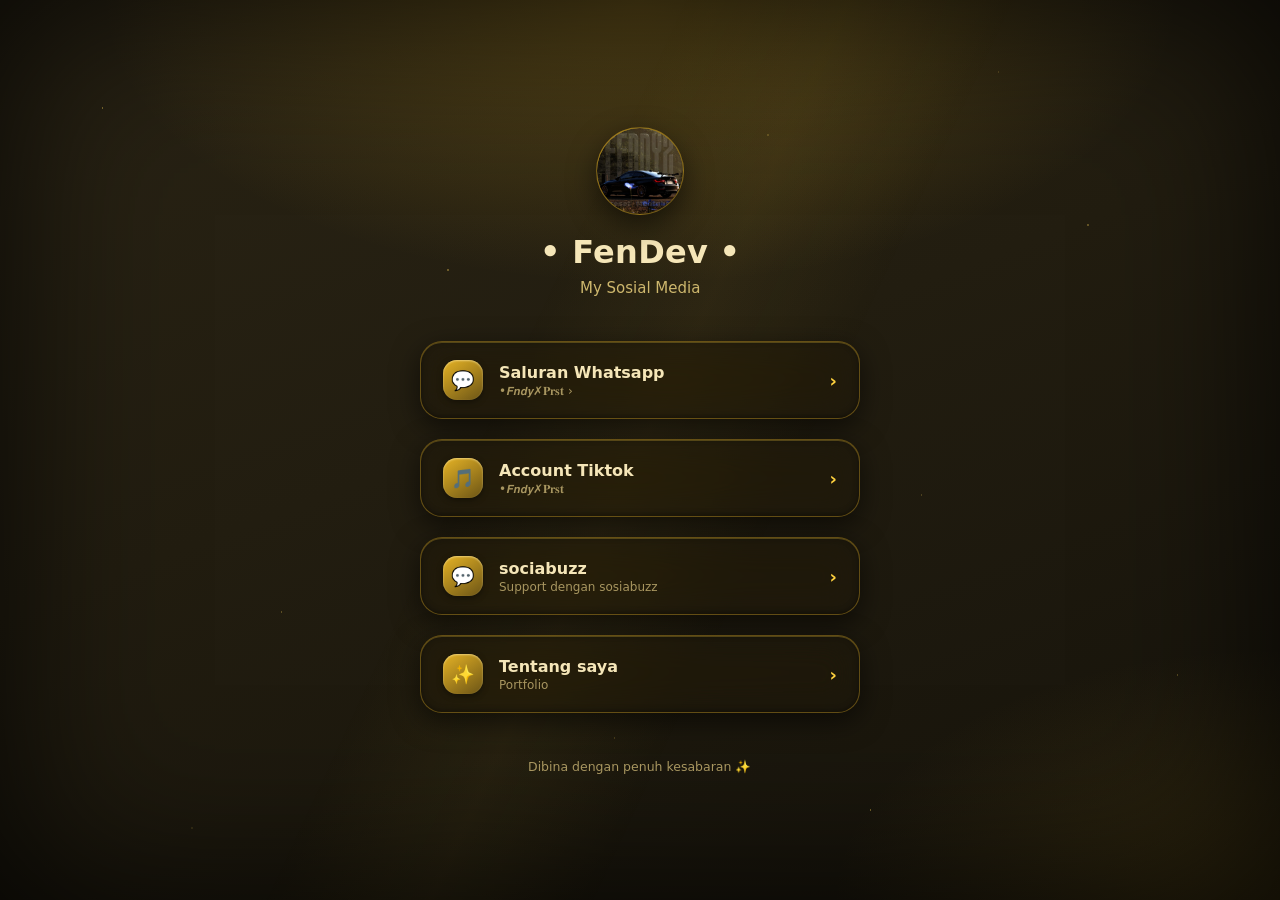
<file: index.html>
<!DOCTYPE html>
<html lang="ms">
<head>
  <meta charset="UTF-8">
  <meta name="viewport" content="width=device-width, initial-scale=1.0">
  <title>Fendi — Link Hub</title>
  <meta name="description" content="Semua link penting Fendi dalam satu tempat.">
  <link rel="stylesheet" href="css/style.css">
</head>
<body>

  <!-- Cahaya cecair yang mengikut cursor -->
  <div class="star-field" aria-hidden="true"></div>

  <main class="wrap">

    <header class="profile" data-animate="fade-down">
      <div class="avatar-ring">
        <img src="images/avatar.png" alt="Fendi'z Avatar" class="avatar-img">
      </div>
      <h1>• FenDev •</h1>
      <p class="tagline">My Sosial Media</p>
    </header>

    <nav class="links" aria-label="Senarai pautan">
      <!-- Tukar href="#" kepada URL sebenar anda dalam setiap <a> -->
      <a class="link-btn" href="https://whatsapp.com/channel/0029VbCu3bcC6ZvqOABbow2r" target="_blank" rel="noopener" data-animate="fade-up" style="--delay:0.1s">
        <span class="icon">💬</span>
        <span class="label">
          Saluran Whatsapp
          <small>•𝙁𝙣𝙙𝙮✗𝐏𝐫𝐬𝐭 ›</small>
        </span>
        <span class="arrow">›</span>
      </a>

      <a class="link-btn" href="https://www.tiktok.com/@pndyzzz?_r=1&_t=ZS-984EqFSeTnW" target="_blank" rel="noopener" data-animate="fade-up" style="--delay:0.22s">
        <span class="icon">🎵</span>
        <span class="label">
          Account Tiktok
          <small>•𝙁𝙣𝙙𝙮✗𝐏𝐫𝐬𝐭</small>
        </span>
        <span class="arrow">›</span>
      </a>

      <a class="link-btn" href="https://sociabuzz.com/fendy_06/tribe" target="_blank" rel="noopener" data-animate="fade-up" style="--delay:0.34s">
        <span class="icon">💬</span>
        <span class="label">
          sociabuzz
          <small>Support dengan sosiabuzz</small>
        </span>
        <span class="arrow">›</span>
      </a>

      <a class="link-btn" href="folio.html" target="_blank" rel="noopener" data-animate="fade-up" style="--delay:0.46s">
        <span class="icon">✨</span>
        <span class="label">
          Tentang saya
          <small>Portfolio</small>
        </span>
        <span class="arrow">›</span>
      </a>
    </nav>

    <footer class="site-footer" data-animate="fade-up" style="--delay:0.6s">
      <p>Dibina dengan penuh kesabaran ✨</p>
    </footer>

  </main>

  <script src="js/script.js"></script>
</body>
</html>
</file>
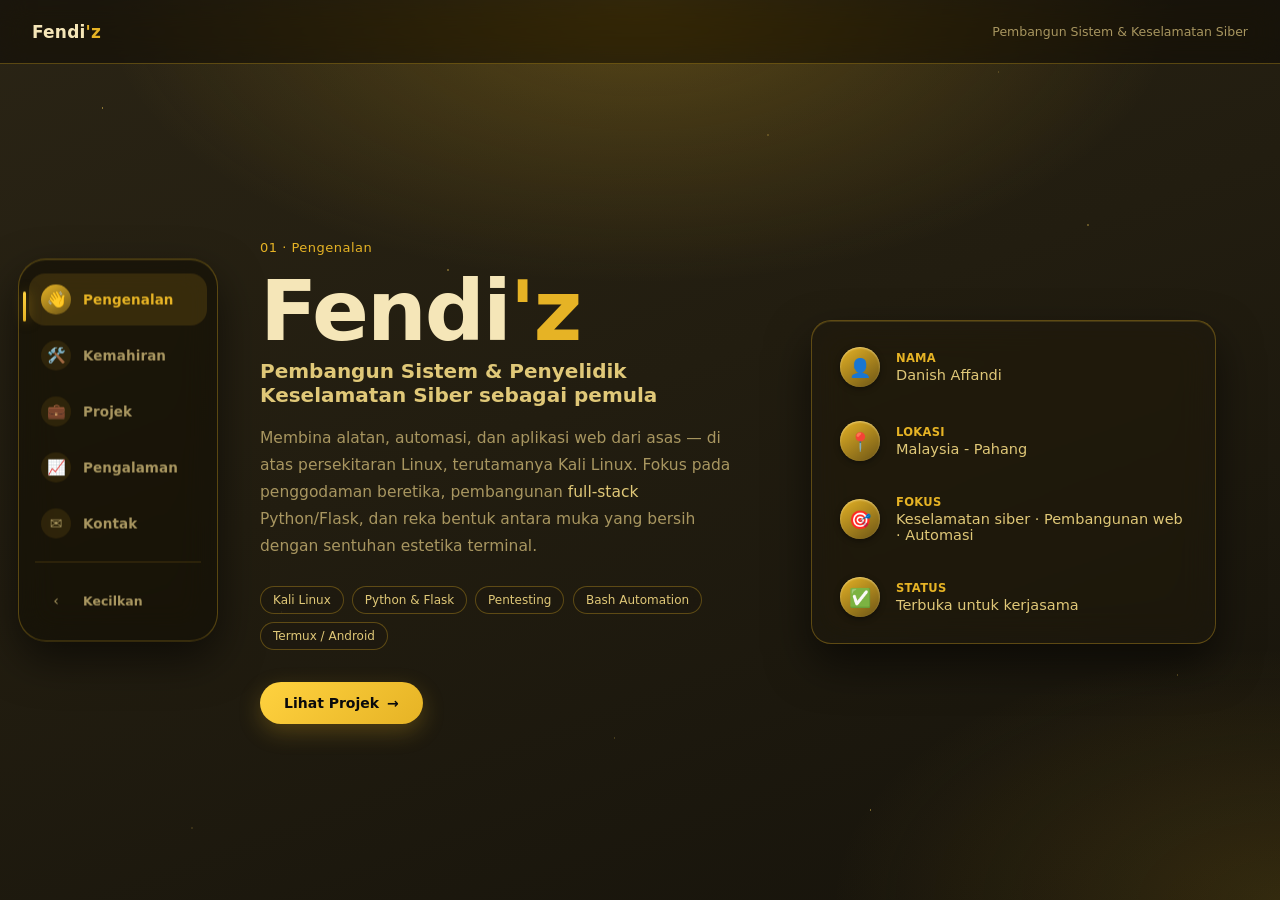
<file: folio.html>
<!DOCTYPE html>
<html lang="ms">
<head>
<meta charset="UTF-8">
<meta name="viewport" content="width=device-width, initial-scale=1.0">
<title>FenDev — Pembangun Sistem &amp; Keselamatan Siber</title>
<link rel="stylesheet" href="css/style-folio.css">
</head>
<body>

  <!-- Bintang latar belakang -->
  <div class="star-field" aria-hidden="true"></div>

  <!-- Header ringkas -->
  <header class="topbar">
    <span class="topbar-brand">Fendi<span class="accent">'z</span></span>
    <span class="topbar-sub">Pembangun Sistem &amp; Keselamatan Siber</span>
  </header>

  <main class="stage">

    <!-- ================= TAB 01 — PENGENALAN ================= -->
    <section class="pane" id="pane-pengenalan" data-pane="pengenalan">
      <div class="pane-inner intro-grid">
        <div class="intro-left">
          <p class="eyebrow">01 · Pengenalan</p>
          <h1 class="hero-name">Fendi<span class="accent">'z</span></h1>
          <p class="hero-role">Pembangun Sistem &amp; Penyelidik Keselamatan Siber sebagai pemula</p>
          <p class="hero-desc">
            Membina alatan, automasi, dan aplikasi web dari asas — di atas persekitaran
            Linux, terutamanya Kali Linux. Fokus pada penggodaman beretika, pembangunan
            <em>full-stack</em> Python/Flask, dan reka bentuk antara muka yang bersih
            dengan sentuhan estetika terminal.
          </p>
          <div class="hero-tags">
            <span class="tag">Kali Linux</span>
            <span class="tag">Python &amp; Flask</span>
            <span class="tag">Pentesting</span>
            <span class="tag">Bash Automation</span>
            <span class="tag">Termux / Android</span>
          </div>
          <button class="btn-cta" data-goto="projek">Lihat Projek <span class="arrow">→</span></button>
        </div>
        <div class="intro-right">
          <div class="info-card">
            <div class="info-row">
              <span class="info-icon">👤</span>
              <span class="info-text">
                <span class="info-label">NAMA</span>
                <span class="info-value">Danish Affandi</span>
              </span>
            </div>
            <div class="info-row">
              <span class="info-icon">📍</span>
              <span class="info-text">
                <span class="info-label">LOKASI</span>
                <span class="info-value">Malaysia - Pahang</span>
              </span>
            </div>
            <div class="info-row">
              <span class="info-icon">🎯</span>
              <span class="info-text">
                <span class="info-label">FOKUS</span>
                <span class="info-value">Keselamatan siber · Pembangunan web · Automasi</span>
              </span>
            </div>
            <div class="info-row">
              <span class="info-icon">✅</span>
              <span class="info-text">
                <span class="info-label">STATUS</span>
                <span class="info-value">Terbuka untuk kerjasama</span>
              </span>
            </div>
          </div>
        </div>
      </div>
    </section>

    <!-- ================= TAB 02 — KEMAHIRAN ================= -->
    <section class="pane" id="pane-kemahiran" data-pane="kemahiran">
      <div class="pane-inner">
        <p class="eyebrow">02 · Kemahiran</p>
        <h2 class="section-title">Apa yang saya belajar untuk kuasai</h2>
        <div class="skills-grid">

          <div class="skill-card">
            <div class="skill-icon">🛡️</div>
            <h3>Keselamatan Siber</h3>
            <ul>
              <li>Penetration Testing (Kali Linux)</li>
              <li>TheFatRat &amp; Android APK Analysis</li>
              <li>Vulnerable-app lab building (Github-style)</li>
              <li>RBAC, JWT Auth, Secure Session Handling</li>
            </ul>
          </div>

          <div class="skill-card">
            <div class="skill-icon">⚙️</div>
            <h3>Pembangunan Backend</h3>
            <ul>
              <li>Python &amp; Flask</li>
              <li>PostgreSQL &amp; Redis</li>
              <li>REST API + Swagger Docs</li>
              <li>Sistem Autentikasi &amp; Middleware</li>
            </ul>
          </div>

          <div class="skill-card">
            <div class="skill-icon">🧩</div>
            <h3>Automasi &amp; Scripting</h3>
            <ul>
              <li>Bash Scripting &amp; xterm Tooling</li>
              <li>systemd Services / Daemon</li>
              <li>Termux &amp; Android Dev Environment</li>
              <li>CLI Installer &amp; Setup Tools</li>
            </ul>
          </div>

          <div class="skill-card">
            <div class="skill-icon">🎨</div>
            <h3>Reka Bentuk Antara Muka</h3>
            <ul>
              <li>Glassmorphism / Liquid Glass UI</li>
              <li>Dark &amp; Neon Terminal Themes</li>
              <li>Chart.js Dashboards</li>
              <li>Responsive, Motion-first Design</li>
            </ul>
          </div>

        </div>
      </div>
    </section>

    <!-- ================= TAB 03 — PROJEK ================= -->
    <section class="pane" id="pane-projek" data-pane="projek">
      <div class="pane-inner">
        <p class="eyebrow">03 · Projek</p>
        <h2 class="section-title">Projek terpilih</h2>
        <div class="projects-grid">

          <article class="project-card">
            <span class="project-index">01</span>
            <h3>Pentester Lab Ultimate</h3>
            <p>Platform latihan keselamatan siber — Flask + PostgreSQL + Redis, lengkap
              dengan RBAC, autentikasi JWT, dashboard Chart.js dan dokumentasi Swagger.</p>
            <div class="stack"><span>Flask</span><span>PostgreSQL</span><span>Redis</span><span>JWT</span></div>
          </article>

          <article class="project-card">
            <span class="project-index">02</span>
            <h3>FRIDAY OS</h3>
            <p>Pembantu AI bersuara untuk Linux — dwibahasa (EN/BM), LLM tempatan
              melalui Ollama, Whisper STT, dan penapis keselamatan sebagai systemd daemon.</p>
            <div class="stack"><span>Python</span><span>Ollama</span><span>Whisper</span><span>VAD</span></div>
          </article>

          <article class="project-card">
            <span class="project-index">03</span>
            <h3>Kali Remote Control Bot</h3>
            <p>Bot Telegram untuk mengawal laptop Kali Linux dari telefon — pelaksanaan
              shell jauh, tangkap skrin, pemindahan fail, dan notifikasi login.</p>
            <div class="stack"><span>Python</span><span>Telegram API</span><span>systemd</span></div>
          </article>

          <article class="project-card">
            <span class="project-index">04</span>
            <h3>Vulnerable Web Lab</h3>
            <p>Aplikasi web sengaja terdedah (mirip DVWA/WebGoat) untuk latihan
              penetration testing peribadi, dengan antara muka bergaya macOS Tahoe.</p>
            <div class="stack"><span>Flask</span><span>SQLite</span><span>Security Labs</span></div>
          </article>

          <article class="project-card">
            <span class="project-index">05</span>
            <h3>FenvDev Link Hub</h3>
            <p>Halaman pautan peribadi bertema liquid glass — dibina dari asas dengan
              HTML/CSS/JS tulen, animasi lancar dan reka bentuk kaca cair.</p>
            <div class="stack"><span>HTML</span><span>CSS</span><span>JavaScript</span></div>
          </article>

        </div>
      </div>
    </section>

    <!-- ================= TAB 04 — PENGALAMAN ================= -->
    <section class="pane" id="pane-pengalaman" data-pane="pengalaman">
      <div class="pane-inner">
        <p class="eyebrow">04 · Pengalaman</p>
        <h2 class="section-title">Cara saya bekerja</h2>
        <div class="exp-list">

          <div class="exp-item">
            <div class="exp-mark"></div>
            <div class="exp-body">
              <h3>Pembangun &amp; Penyelidik Bebas — FenDev</h3>
              <p class="exp-meta">Malaysia, Pahang · Kini</p>
              <p>Membina projek keselamatan siber, 
                aplikasi web, dan alatan automasi sambil terus belajar secara berdikari. 
                Sebagai seorang yang masih baru dalam bidang ini, saya lebih suka faham sepenuhnya 
                kenapa sesuatu kod atau konfigurasi tu berfungsi — bukan sekadar menyalin templat 
                tanpa faham sebabnya.</p>
            </div>
          </div>

          <div class="exp-item">
            <div class="exp-mark"></div>
            <div class="exp-body">
              <h3>Fokus Pembelajaran Berterusan</h3>
              <p class="exp-meta">Persekitaran Kali Linux, Termux &amp; Android</p>
              <p>Menerokai pelbagai distro Linux (Kali, Mint, Ubuntu MATE, Nobara),
                membina kefahaman mendalam tentang sistem operasi, rangkaian, dan
                keselamatan aplikasi melalui amalan langsung.</p>
            </div>
          </div>

          <div class="exp-item">
            <div class="exp-mark"></div>
            <div class="exp-body">
              <h3>Reka Bentuk sebagai Bahasa Kedua</h3>
              <p class="exp-meta">Estetika Terminal &amp; Glassmorphism</p>
              <p>Menggabungkan fungsi teknikal dengan reka bentuk visual — membina
                antara muka yang bukan sekadar berfungsi, tetapi turut mencerminkan
                identiti jenama FenDev.</p>
            </div>
          </div>

        </div>
      </div>
    </section>

    <!-- ================= TAB 05 — KONTAK ================= -->
    <section class="pane" id="pane-kontak" data-pane="kontak">
      <div class="pane-inner contact-grid">
        <div>
          <p class="eyebrow">05 · Kontak</p>
          <h2 class="section-title">Mari berhubung</h2>
          <p class="contact-desc">
            Ada projek, kerjasama, atau sekadar nak berbual pasal keselamatan siber
            dan pembangunan sistem? Saluran di bawah sentiasa terbuka.
          </p>
          <div class="contact-links">
            <a href="mailto:affandid80@gmail.com" class="contact-link">
              <span class="contact-label">Email</span>
              <span class="contact-value">affandid80@gmail.com</span>
            </a>
            <a href="https://github.com/FendyPrst" target="_blank" rel="noopener" class="contact-link">
              <span class="contact-label">GitHub</span>
              <span class="contact-value">github.com/FendyPrst</span>
            </a>
            <a href="https://wa.me/60163047903" class="contact-link">
              <span class="contact-label">Whatsapp</span>
              <span class="contact-value">fendy</span>
            </a>
          </div>
          <p class="contact-note">* Kemas kini pautan di atas ikut akaun sebenar sebelum publish.</p>
        </div>
        <div class="info-card">
          <div class="info-row">
            <span class="info-icon">💬</span>
            <span class="info-text">
              <span class="info-label">RESPON</span>
              <span class="info-value">Biasanya balas dalam 1–2 hari</span>
            </span>
          </div>
          <div class="info-row">
            <span class="info-icon">🤝</span>
            <span class="info-text">
              <span class="info-label">TERBUKA UNTUK</span>
              <span class="info-value">Projek, kolaborasi &amp; perbualan santai</span>
            </span>
          </div>
          <div class="info-row">
            <span class="info-icon">✨</span>
            <span class="info-text">
              <span class="info-label">STATUS</span>
              <span class="info-value">Sedia menerima peluang baharu</span>
            </span>
          </div>
        </div>
      </div>
    </section>

  </main>

  <!-- Dock navigasi menegak — sebelah kiri, boleh collapse -->
  <nav class="tab-rail" id="tabRail" aria-label="Navigasi bahagian">
    <div class="tab-indicator" id="tabIndicator" aria-hidden="true"></div>

    <button class="tab-btn active" data-target="pengenalan">
      <span class="tab-icon">👋</span>
      <span class="tab-label">Pengenalan</span>
    </button>
    <button class="tab-btn" data-target="kemahiran">
      <span class="tab-icon">🛠️</span>
      <span class="tab-label">Kemahiran</span>
    </button>
    <button class="tab-btn" data-target="projek">
      <span class="tab-icon">💼</span>
      <span class="tab-label">Projek</span>
    </button>
    <button class="tab-btn" data-target="pengalaman">
      <span class="tab-icon">📈</span>
      <span class="tab-label">Pengalaman</span>
    </button>
    <button class="tab-btn" data-target="kontak">
      <span class="tab-icon">✉️</span>
      <span class="tab-label">Kontak</span>
    </button>

    <div class="rail-divider"></div>

    <button class="rail-toggle" id="railToggle" aria-label="Kecil/besarkan navigasi" aria-expanded="true">
      <span class="rail-toggle-icon">‹</span>
      <span class="rail-toggle-label">Kecilkan</span>
    </button>
  </nav>

  <script src="js/script-folio.js"></script>
</body>
</html>
</file>
<file: css/style.css>
/* ==========================================================================
   FENDI — LINK HUB
   Liquid Glass Design System | Black & Gold Theme
   ========================================================================== */

/* --------------------------------------------------------------------------
   1. Design tokens
   -------------------------------------------------------------------------- */
:root{
  /* palette — amber/gold on near-black, macOS liquid-glass dark mode */
  --sky-50:  #2a2410;
  --sky-100: #3a2f0f;
  --sky-200: #6b5416;
  --sky-300: #b8901f;
  --sky-400: #e6b325;
  --blue-500:#ffd23f;
  --ink:     #f5e6b8;
  --ink-soft:#e0c878;
  --ink-faint:#a89660;

  /* base surface */
  --bg-0: #0a0a0c;
  --bg-1: #121212;
  --bg-2: #1a1712;

  /* glass */
  --glass-fill:   rgba(30,26,16,0.45);
  --glass-fill-hi:rgba(45,38,20,0.6);
  --glass-edge:   rgba(230,179,37,0.35);
  --glass-shadow: rgba(0,0,0,0.55);

  /* motion */
  --ease-liquid: cubic-bezier(.22,.85,.28,1);
  --ease-soft:   cubic-bezier(.4,0,.2,1);

  /* layout */
  --radius-lg: 22px;
  --radius-full: 999px;
  --max-width: 440px;
}

/* --------------------------------------------------------------------------
   2. Reset
   -------------------------------------------------------------------------- */
*, *::before, *::after{
  box-sizing: border-box;
}

html, body{
  margin:0;
  padding:0;
  height:100%;
}

body{
  font-family: 'Segoe UI', 'Poppins', system-ui, -apple-system, sans-serif;
  color: var(--ink);
  background:
    radial-gradient(60% 45% at 50% 0%, rgba(230,179,37,0.26), transparent 70%),
    radial-gradient(50% 40% at 100% 100%, rgba(184,144,31,0.18), transparent 70%),
    linear-gradient(160deg, #2a2415 0%, #221d10 45%, #16130b 100%);
  overflow-x: hidden;
  min-height: 100vh;
  position: relative;
}

a{ color: inherit; }

/* --------------------------------------------------------------------------
   3. Premium static backdrop accents (no motion)
   -------------------------------------------------------------------------- */
body::before{
  content: "";
  position: fixed;
  inset: 0;
  z-index: 0;
  pointer-events: none;
  background:
    linear-gradient(115deg, transparent 40%, rgba(255,210,63,0.05) 50%, transparent 60%);
}

body::after{
  content: "";
  position: fixed;
  inset: 0;
  z-index: 0;
  pointer-events: none;
  box-shadow: inset 0 0 180px rgba(0,0,0,0.85);
}

/* small glowing gold stars scattered across background */
.star-field{
  position: fixed;
  inset: 0;
  z-index: 0;
  pointer-events: none;
  background-image:
    radial-gradient(1.4px 1.4px at 8% 12%,  rgba(255,214,90,0.95), rgba(255,214,90,0) 70%),
    radial-gradient(1.1px 1.1px at 22% 68%, rgba(255,214,90,0.8),  rgba(255,214,90,0) 70%),
    radial-gradient(1.6px 1.6px at 35% 30%, rgba(255,214,90,0.9),  rgba(255,214,90,0) 70%),
    radial-gradient(1px 1px   at 48% 82%,   rgba(255,214,90,0.7),  rgba(255,214,90,0) 70%),
    radial-gradient(1.3px 1.3px at 60% 15%, rgba(255,214,90,0.9),  rgba(255,214,90,0) 70%),
    radial-gradient(1px 1px   at 72% 55%,   rgba(255,214,90,0.75), rgba(255,214,90,0) 70%),
    radial-gradient(1.5px 1.5px at 85% 25%, rgba(255,214,90,0.9),  rgba(255,214,90,0) 70%),
    radial-gradient(1.1px 1.1px at 92% 75%, rgba(255,214,90,0.8),  rgba(255,214,90,0) 70%),
    radial-gradient(1.2px 1.2px at 15% 92%, rgba(255,214,90,0.8),  rgba(255,214,90,0) 70%),
    radial-gradient(1px 1px   at 40% 55%,   rgba(255,214,90,0.65), rgba(255,214,90,0) 70%),
    radial-gradient(1.4px 1.4px at 68% 90%, rgba(255,214,90,0.85), rgba(255,214,90,0) 70%),
    radial-gradient(1px 1px   at 78% 8%,    rgba(255,214,90,0.7),  rgba(255,214,90,0) 70%);
  background-repeat: no-repeat;
  animation: twinkle 5s ease-in-out infinite alternate;
}

@keyframes twinkle{
  0%   { opacity: 0.55; }
  50%  { opacity: 1; }
  100% { opacity: 0.7; }
}

/* --------------------------------------------------------------------------
   4. Layout
   -------------------------------------------------------------------------- */
.wrap{
  position: relative;
  z-index: 2;
  min-height: 100vh;
  display: flex;
  flex-direction: column;
  align-items: center;
  justify-content: center;
  padding: 48px 20px;
}

/* --------------------------------------------------------------------------
   5. Profile header
   -------------------------------------------------------------------------- */
.profile{
  text-align: center;
  margin-bottom: 44px;
}

.avatar-ring{
  width: 88px;
  height: 88px;
  margin: 0 auto 18px;
  border-radius: 50%;
  background: linear-gradient(145deg, rgba(230,179,37,0.4), rgba(20,18,10,0.35));
  backdrop-filter: blur(16px) saturate(160%);
  -webkit-backdrop-filter: blur(16px) saturate(160%);
  border: 1px solid var(--glass-edge);
  box-shadow:
    0 10px 28px var(--glass-shadow),
    inset 0 1px 0 rgba(255,210,63,0.4);
  display: flex;
  align-items: center;
  justify-content: center;
  overflow: hidden;
  animation: floaty 5s ease-in-out infinite;
}

.avatar-img{
  width: 100%;
  height: 100%;
  object-fit: cover;
  border-radius: 50%;
  animation: wobble 6s ease-in-out infinite;
}

@keyframes floaty{
  0%,100%{ transform: translateY(0); }
  50%{     transform: translateY(-9px); }
}

@keyframes wobble{
  0%,100%{ transform: rotate(-4deg); }
  50%{     transform: rotate(4deg); }
}

.profile h1{
  margin: 0;
  font-size: clamp(24px, 5vw, 32px);
  font-weight: 700;
  letter-spacing: 0.3px;
}

.tagline{
  margin: 8px 0 0;
  font-size: 15px;
  color: var(--ink-soft);
  opacity: 0.9;
}

/* --------------------------------------------------------------------------
   6. Link buttons — liquid glass
   -------------------------------------------------------------------------- */
.links{
  display: flex;
  flex-direction: column;
  gap: 20px;
  width: 100%;
  max-width: var(--max-width);
}

.link-btn{
  position: relative;
  display: flex;
  align-items: center;
  gap: 16px;
  padding: 18px 22px;
  text-decoration: none;
  font-weight: 600;
  font-size: 16px;
  border-radius: var(--radius-lg);
  background: var(--glass-fill);
  border: 1px solid var(--glass-edge);
  backdrop-filter: blur(18px) saturate(170%);
  -webkit-backdrop-filter: blur(18px) saturate(170%);
  box-shadow:
    0 8px 28px var(--glass-shadow),
    inset 0 1px 0 rgba(255,210,63,0.25),
    inset 0 -1px 6px rgba(0,0,0,0.4);
  overflow: hidden;
  isolation: isolate;
  cursor: pointer;
  transition:
    transform 0.4s var(--ease-liquid),
    box-shadow 0.4s var(--ease-soft),
    background 0.4s var(--ease-soft),
    border-radius 0.4s var(--ease-liquid);
}

/* sheen sweep on hover */
.link-btn::before{
  content: "";
  position: absolute;
  top: 0; left: -60%;
  width: 50%;
  height: 100%;
  background: linear-gradient(120deg, transparent, rgba(255,210,63,0.55), transparent);
  transform: skewX(-20deg);
  transition: left 0.75s var(--ease-soft);
  z-index: 0;
}

.link-btn:hover::before{
  left: 130%;
}

.link-btn:hover{
  transform: translateY(-5px) scale(1.015);
  border-radius: 28px;
  background: var(--glass-fill-hi);
  box-shadow:
    0 18px 38px var(--glass-shadow),
    inset 0 1px 0 rgba(255,210,63,0.35),
    inset 0 -1px 6px rgba(0,0,0,0.45);
}

.link-btn:active{
  transform: translateY(-1px) scale(0.97);
  border-radius: 18px;
  transition: transform 0.15s var(--ease-soft), border-radius 0.15s var(--ease-soft);
}

.link-btn:focus-visible{
  outline: 2px solid var(--blue-500);
  outline-offset: 3px;
}

.icon{
  position: relative;
  z-index: 1;
  flex: 0 0 auto;
  width: 40px;
  height: 40px;
  border-radius: 14px;
  display: flex;
  align-items: center;
  justify-content: center;
  font-size: 19px;
  background: linear-gradient(145deg, var(--sky-400), var(--sky-200));
  box-shadow: inset 0 1px 2px rgba(255,236,170,0.6), 0 2px 6px rgba(0,0,0,0.4);
  transition: transform 0.4s var(--ease-liquid);
}

.link-btn:hover .icon{
  transform: rotate(-8deg) scale(1.08);
}

.label{
  position: relative;
  z-index: 1;
  flex: 1;
}

.label small{
  display: block;
  font-weight: 400;
  font-size: 12px;
  color: var(--ink-faint);
  margin-top: 2px;
}

.arrow{
  position: relative;
  z-index: 1;
  font-size: 18px;
  color: var(--blue-500);
  transition: transform 0.35s var(--ease-liquid);
}

.link-btn:hover .arrow{
  transform: translateX(6px);
}

/* ripple effect (triggered via JS) */
.ripple{
  position: absolute;
  border-radius: 50%;
  background: rgba(255,210,63,0.45);
  transform: scale(0);
  animation: ripple-anim 0.6s var(--ease-soft);
  pointer-events: none;
  z-index: 0;
}

@keyframes ripple-anim{
  to{
    transform: scale(3.5);
    opacity: 0;
  }
}

/* --------------------------------------------------------------------------
   7. Footer
   -------------------------------------------------------------------------- */
.site-footer{
  margin-top: 46px;
  font-size: 12.5px;
  color: var(--ink-faint);
  text-align: center;
}

.site-footer p{
  margin: 0;
}

/* --------------------------------------------------------------------------
   8. Scroll / load reveal animations
   -------------------------------------------------------------------------- */
[data-animate]{
  opacity: 0;
  will-change: transform, opacity;
  animation-duration: 0.8s;
  animation-timing-function: var(--ease-liquid);
  animation-fill-mode: forwards;
  animation-delay: var(--delay, 0s);
}

[data-animate="fade-down"]{
  animation-name: fade-down;
}

[data-animate="fade-up"]{
  animation-name: fade-up;
}

@keyframes fade-down{
  from{ opacity: 0; transform: translateY(-18px); }
  to{   opacity: 1; transform: translateY(0); }
}

@keyframes fade-up{
  from{ opacity: 0; transform: translateY(20px); }
  to{   opacity: 1; transform: translateY(0); }
}

/* --------------------------------------------------------------------------
   9. Accessibility
   -------------------------------------------------------------------------- */
@media (prefers-reduced-motion: reduce){
  *, *::before, *::after{
    animation-duration: 0.01ms !important;
    animation-iteration-count: 1 !important;
    transition-duration: 0.01ms !important;
    scroll-behavior: auto !important;
  }
  .star-field{ opacity: 0.5; }
}

/* --------------------------------------------------------------------------
   10. Responsive
   -------------------------------------------------------------------------- */
@media (max-width: 380px){
  .link-btn{
    padding: 15px 18px;
    font-size: 15px;
  }
  .avatar-ring{
    width: 76px;
    height: 76px;
  }
}
</file>
<file: css/style-folio.css>
/* ==========================================================================
   FENDI'Z — PORTFOLIO
   Terminal / Liquid-Glass Black & Gold Design System
   ========================================================================== */

:root{
  /* palette */
  --sky-50:  #2a2410;
  --sky-100: #3a2f0f;
  --sky-200: #6b5416;
  --sky-300: #b8901f;
  --sky-400: #e6b325;
  --gold:    #ffd23f;
  --ink:     #f5e6b8;
  --ink-soft:#e0c878;
  --ink-faint:#a89660;

  --bg-0: #0a0a0c;
  --bg-1: #16130b;
  --bg-2: #221d10;

  --glass-fill:   rgba(30,26,16,0.45);
  --glass-fill-hi:rgba(45,38,20,0.65);
  --glass-edge:   rgba(230,179,37,0.32);
  --glass-shadow: rgba(0,0,0,0.55);

  --ease-liquid: cubic-bezier(.22,.85,.28,1);
  --ease-soft:   cubic-bezier(.4,0,.2,1);

  --radius-lg: 20px;
  --radius-full: 999px;

  --font-mono: 'Segoe UI', 'Poppins', system-ui, -apple-system, sans-serif;
  --font-body: 'Segoe UI', 'Poppins', system-ui, -apple-system, sans-serif;
}

*{ box-sizing: border-box; }

html, body{
  margin: 0;
  padding: 0;
  height: 100%;
}

body{
  font-family: var(--font-body);
  color: var(--ink);
  background:
    radial-gradient(60% 45% at 50% 0%, rgba(230,179,37,0.26), transparent 70%),
    radial-gradient(50% 40% at 100% 100%, rgba(184,144,31,0.18), transparent 70%),
    linear-gradient(160deg, #2a2415 0%, #221d10 45%, #16130b 100%);
  overflow: hidden;
  height: 100vh;
  width: 100vw;
  position: relative;
}

a{ color: inherit; text-decoration: none; }
ul{ margin: 0; padding: 0; list-style: none; }
button{ font-family: inherit; }

::selection{ background: rgba(230,179,37,0.35); color: var(--ink); }

/* --------------------------------------------------------------------------
   Star field
   -------------------------------------------------------------------------- */
.star-field{
  position: fixed;
  inset: 0;
  z-index: 0;
  pointer-events: none;
  background-image:
    radial-gradient(1.4px 1.4px at 8% 12%,  rgba(255,214,90,0.95), rgba(255,214,90,0) 70%),
    radial-gradient(1.1px 1.1px at 22% 68%, rgba(255,214,90,0.8),  rgba(255,214,90,0) 70%),
    radial-gradient(1.6px 1.6px at 35% 30%, rgba(255,214,90,0.9),  rgba(255,214,90,0) 70%),
    radial-gradient(1px 1px   at 48% 82%,   rgba(255,214,90,0.7),  rgba(255,214,90,0) 70%),
    radial-gradient(1.3px 1.3px at 60% 15%, rgba(255,214,90,0.9),  rgba(255,214,90,0) 70%),
    radial-gradient(1px 1px   at 72% 55%,   rgba(255,214,90,0.75), rgba(255,214,90,0) 70%),
    radial-gradient(1.5px 1.5px at 85% 25%, rgba(255,214,90,0.9),  rgba(255,214,90,0) 70%),
    radial-gradient(1.1px 1.1px at 92% 75%, rgba(255,214,90,0.8),  rgba(255,214,90,0) 70%),
    radial-gradient(1.2px 1.2px at 15% 92%, rgba(255,214,90,0.8),  rgba(255,214,90,0) 70%),
    radial-gradient(1px 1px   at 40% 55%,   rgba(255,214,90,0.65), rgba(255,214,90,0) 70%),
    radial-gradient(1.4px 1.4px at 68% 90%, rgba(255,214,90,0.85), rgba(255,214,90,0) 70%),
    radial-gradient(1px 1px   at 78% 8%,    rgba(255,214,90,0.7),  rgba(255,214,90,0) 70%);
  background-repeat: no-repeat;
  animation: twinkle 5s ease-in-out infinite alternate;
}

@keyframes twinkle{
  0%   { opacity: 0.55; }
  50%  { opacity: 1; }
  100% { opacity: 0.7; }
}

/* --------------------------------------------------------------------------
   Simple top header (brand only, no terminal chrome)
   -------------------------------------------------------------------------- */
.topbar{
  position: fixed;
  top: 0; left: 0; right: 0;
  height: 64px;
  z-index: 20;
  display: flex;
  align-items: center;
  justify-content: space-between;
  padding: 0 32px;
  background: rgba(10,9,7,0.5);
  backdrop-filter: blur(14px) saturate(140%);
  -webkit-backdrop-filter: blur(14px) saturate(140%);
  border-bottom: 1px solid var(--glass-edge);
}

.topbar-brand{
  font-family: var(--font-body);
  font-size: 17px;
  font-weight: 700;
  color: var(--ink);
  letter-spacing: 0.2px;
}

.topbar-brand .accent{ color: var(--sky-400); }

.topbar-sub{
  font-family: var(--font-body);
  font-size: 12.5px;
  color: var(--ink-faint);
  font-weight: 500;
}

/* --------------------------------------------------------------------------
   Stage + panes (tab-switch system, no page scroll)
   -------------------------------------------------------------------------- */
.stage{
  position: relative;
  z-index: 2;
  height: 100vh;
  width: 100vw;
  padding-top: 64px;
}

.pane{
  position: absolute;
  inset: 64px 0 0 0;
  padding: 48px 64px 48px 260px;
  display: flex;
  align-items: center;
  align-items: safe center;
  overflow-y: auto;
  opacity: 0;
  visibility: hidden;
  transform: translateX(24px) scale(0.99);
  transition:
    opacity 0.55s var(--ease-liquid),
    transform 0.55s var(--ease-liquid),
    visibility 0.55s,
    padding-left 0.45s var(--ease-liquid);
  pointer-events: none;
}

.pane.active{
  opacity: 1;
  visibility: visible;
  transform: translateX(0) scale(1);
  pointer-events: auto;
}

.pane.leaving{
  transform: translateX(-24px) scale(0.99);
}

body.rail-collapsed .pane{
  padding-left: 120px;
}

.pane-inner{
  width: 100%;
  max-width: 1080px;
  margin: 0 auto;
}

.eyebrow{
  font-family: var(--font-mono);
  font-size: 13px;
  color: var(--sky-400);
  letter-spacing: 0.5px;
  margin: 0 0 14px;
}

.section-title{
  font-family: var(--font-mono);
  font-size: clamp(26px, 3vw, 36px);
  font-weight: 700;
  color: var(--ink);
  margin: 0 0 32px;
  letter-spacing: -0.5px;
}

/* --------------------------------------------------------------------------
   Pane 01 — Pengenalan
   -------------------------------------------------------------------------- */
.intro-grid{
  display: grid;
  grid-template-columns: 1.1fr 0.9fr;
  gap: 56px;
  align-items: center;
}

.hero-name{
  font-family: var(--font-mono);
  font-size: clamp(48px, 7vw, 84px);
  font-weight: 700;
  margin: 0 0 6px;
  color: var(--ink);
  letter-spacing: -2px;
  line-height: 1;
}

.hero-name .accent{ color: var(--sky-400); }

.hero-role{
  font-size: clamp(17px, 2vw, 20px);
  color: var(--ink-soft);
  font-weight: 600;
  margin: 0 0 18px;
}

.hero-desc{
  font-size: 15.5px;
  line-height: 1.75;
  color: var(--ink-faint);
  max-width: 480px;
  margin: 0 0 26px;
}

.hero-desc em{ color: var(--ink-soft); font-style: normal; }

.hero-tags{
  display: flex;
  flex-wrap: wrap;
  gap: 8px;
  margin-bottom: 32px;
}

.tag{
  font-family: var(--font-mono);
  font-size: 12px;
  padding: 6px 12px;
  border-radius: var(--radius-full);
  background: var(--glass-fill);
  border: 1px solid var(--glass-edge);
  color: var(--ink-soft);
  backdrop-filter: blur(8px);
}

.btn-cta{
  font-family: var(--font-mono);
  font-size: 14px;
  font-weight: 600;
  color: var(--bg-0);
  background: linear-gradient(135deg, var(--gold), var(--sky-400));
  border: none;
  padding: 13px 24px;
  border-radius: var(--radius-full);
  cursor: pointer;
  display: inline-flex;
  align-items: center;
  gap: 8px;
  transition: transform 0.3s var(--ease-liquid), box-shadow 0.3s var(--ease-liquid);
  box-shadow: 0 8px 22px rgba(230,179,37,0.25);
}

.btn-cta:hover{
  transform: translateY(-3px);
  box-shadow: 0 14px 30px rgba(230,179,37,0.4);
}

.btn-cta .arrow{ transition: transform 0.3s var(--ease-liquid); }
.btn-cta:hover .arrow{ transform: translateX(4px); }

.info-card{
  background: var(--glass-fill);
  border: 1px solid var(--glass-edge);
  border-radius: var(--radius-lg);
  backdrop-filter: blur(18px) saturate(150%);
  -webkit-backdrop-filter: blur(18px) saturate(150%);
  box-shadow: 0 20px 44px var(--glass-shadow), inset 0 1px 0 rgba(255,210,63,0.15);
  padding: 10px;
}

.info-row{
  display: flex;
  align-items: center;
  gap: 16px;
  padding: 16px 18px;
  border-radius: 14px;
  transition: background 0.3s var(--ease-liquid), transform 0.3s var(--ease-liquid);
}

.info-row:hover{
  background: rgba(230,179,37,0.08);
  transform: translateX(4px);
}

.info-row + .info-row{ margin-top: 2px; }

.info-icon{
  width: 40px;
  height: 40px;
  flex-shrink: 0;
  border-radius: 50%;
  background: linear-gradient(145deg, var(--sky-400), var(--sky-200));
  display: flex;
  align-items: center;
  justify-content: center;
  font-size: 18px;
  box-shadow: inset 0 1px 2px rgba(255,236,170,0.6), 0 2px 6px rgba(0,0,0,0.4);
}

.info-text{ display: flex; flex-direction: column; gap: 2px; }

.info-label{
  font-family: var(--font-body);
  font-size: 11.5px;
  color: var(--sky-400);
  font-weight: 600;
  letter-spacing: 0.3px;
}

.info-value{
  font-family: var(--font-body);
  font-size: 14.5px;
  color: var(--ink-soft);
  font-weight: 500;
}

/* --------------------------------------------------------------------------
   Pane 02 — Kemahiran
   -------------------------------------------------------------------------- */
.skills-grid{
  display: grid;
  grid-template-columns: repeat(4, 1fr);
  gap: 18px;
}

.skill-card{
  background: var(--glass-fill);
  border: 1px solid var(--glass-edge);
  border-radius: var(--radius-lg);
  padding: 24px 20px;
  backdrop-filter: blur(14px) saturate(140%);
  -webkit-backdrop-filter: blur(14px) saturate(140%);
  transition: transform 0.35s var(--ease-liquid), background 0.35s var(--ease-liquid);
}

.skill-card:hover{
  transform: translateY(-6px);
  background: var(--glass-fill-hi);
}

.skill-icon{ font-size: 26px; margin-bottom: 14px; }

.skill-card h3{
  font-family: var(--font-body);
  font-size: 15px;
  font-weight: 700;
  color: var(--ink);
  margin: 0 0 14px;
}

.skill-card ul li{
  font-size: 13px;
  line-height: 1.8;
  color: var(--ink-faint);
  padding-left: 14px;
  position: relative;
}

.skill-card ul li::before{
  content: "›";
  position: absolute;
  left: 0;
  color: var(--sky-400);
}

/* --------------------------------------------------------------------------
   Pane 03 — Projek
   -------------------------------------------------------------------------- */
.projects-grid{
  display: grid;
  grid-template-columns: repeat(3, 1fr);
  gap: 18px;
}

.project-card{
  background: var(--glass-fill);
  border: 1px solid var(--glass-edge);
  border-radius: var(--radius-lg);
  padding: 22px 20px;
  backdrop-filter: blur(14px) saturate(140%);
  -webkit-backdrop-filter: blur(14px) saturate(140%);
  transition: transform 0.35s var(--ease-liquid), background 0.35s var(--ease-liquid), border-color 0.35s;
  position: relative;
}

.project-card:hover{
  transform: translateY(-6px);
  background: var(--glass-fill-hi);
  border-color: rgba(230,179,37,0.55);
}

.project-index{
  font-family: var(--font-mono);
  font-size: 12px;
  color: var(--sky-400);
  display: block;
  margin-bottom: 10px;
}

.project-card h3{
  font-family: var(--font-mono);
  font-size: 15.5px;
  color: var(--ink);
  margin: 0 0 10px;
}

.project-card p{
  font-size: 13px;
  line-height: 1.7;
  color: var(--ink-faint);
  margin: 0 0 16px;
}

.stack{
  display: flex;
  flex-wrap: wrap;
  gap: 6px;
}

.stack span{
  font-family: var(--font-mono);
  font-size: 10.5px;
  padding: 4px 9px;
  border-radius: var(--radius-full);
  background: rgba(0,0,0,0.3);
  color: var(--ink-soft);
  border: 1px solid var(--glass-edge);
}

/* --------------------------------------------------------------------------
   Pane 04 — Pengalaman
   -------------------------------------------------------------------------- */
.exp-list{
  display: flex;
  flex-direction: column;
  gap: 4px;
  max-width: 760px;
}

.exp-item{
  display: flex;
  gap: 20px;
  padding: 22px 0;
  border-bottom: 1px solid rgba(230,179,37,0.15);
}

.exp-item:last-child{ border-bottom: none; }

.exp-mark{
  width: 10px; height: 10px;
  border-radius: 50%;
  background: var(--sky-400);
  margin-top: 7px;
  flex-shrink: 0;
  box-shadow: 0 0 10px rgba(230,179,37,0.6);
}

.exp-body h3{
  font-family: var(--font-mono);
  font-size: 15.5px;
  color: var(--ink);
  margin: 0 0 4px;
}

.exp-meta{
  font-family: var(--font-mono);
  font-size: 12px;
  color: var(--sky-400);
  margin: 0 0 10px;
}

.exp-body p:last-child{
  font-size: 13.5px;
  line-height: 1.75;
  color: var(--ink-faint);
  margin: 0;
}

/* --------------------------------------------------------------------------
   Pane 05 — Kontak
   -------------------------------------------------------------------------- */
.contact-grid{
  display: grid;
  grid-template-columns: 1.1fr 0.9fr;
  gap: 56px;
  align-items: center;
}

.contact-desc{
  font-size: 14.5px;
  line-height: 1.75;
  color: var(--ink-faint);
  max-width: 460px;
  margin: 0 0 28px;
}

.contact-links{
  display: flex;
  flex-direction: column;
  gap: 10px;
  margin-bottom: 16px;
}

.contact-link{
  display: flex;
  justify-content: space-between;
  align-items: center;
  padding: 14px 18px;
  background: var(--glass-fill);
  border: 1px solid var(--glass-edge);
  border-radius: 14px;
  backdrop-filter: blur(12px);
  transition: transform 0.3s var(--ease-liquid), background 0.3s var(--ease-liquid);
}

.contact-link:hover{
  transform: translateX(6px);
  background: var(--glass-fill-hi);
}

.contact-label{
  font-family: var(--font-mono);
  font-size: 11.5px;
  color: var(--sky-400);
  letter-spacing: 0.5px;
}

.contact-value{
  font-family: var(--font-mono);
  font-size: 13.5px;
  color: var(--ink-soft);
}

.contact-note{
  font-size: 11.5px;
  color: var(--ink-faint);
  opacity: 0.7;
}

/* --------------------------------------------------------------------------
   Left-side floating dock (taskbar-style, collapsible)
   -------------------------------------------------------------------------- */
.tab-rail{
  position: fixed;
  left: 18px;
  top: 50%;
  transform: translateY(-50%);
  z-index: 30;
  display: flex;
  flex-direction: column;
  align-items: stretch;
  gap: 4px;
  padding: 14px 10px;
  width: 200px;
  background: rgba(15,13,8,0.55);
  backdrop-filter: blur(18px) saturate(160%);
  -webkit-backdrop-filter: blur(18px) saturate(160%);
  border: 1px solid var(--glass-edge);
  border-radius: 28px;
  box-shadow: 0 18px 44px var(--glass-shadow), inset 0 1px 0 rgba(255,210,63,0.12);
  transition: width 0.45s var(--ease-liquid), padding 0.45s var(--ease-liquid);
}

.tab-rail.collapsed{
  width: 60px;
}

.tab-btn{
  position: relative;
  width: 100%;
  padding: 11px 12px;
  background: transparent;
  border: none;
  color: var(--ink-faint);
  cursor: pointer;
  display: flex;
  flex-direction: row;
  align-items: center;
  gap: 12px;
  border-radius: 16px;
  overflow: hidden;
  transition: color 0.35s var(--ease-soft), background 0.35s var(--ease-soft);
}

.tab-icon{
  width: 30px;
  height: 30px;
  flex-shrink: 0;
  display: flex;
  align-items: center;
  justify-content: center;
  border-radius: 50%;
  font-size: 15px;
  background: rgba(230,179,37,0.1);
}

.tab-index{
  font-family: var(--font-body);
  font-size: 11px;
  opacity: 0.65;
}

.tab-label{
  font-family: var(--font-body);
  font-size: 13.5px;
  font-weight: 600;
  letter-spacing: 0.1px;
  white-space: nowrap;
  opacity: 1;
  transition: opacity 0.3s var(--ease-soft);
}

.tab-rail.collapsed .tab-label{
  opacity: 0;
  width: 0;
}

.tab-btn:hover{
  color: var(--ink-soft);
  background: rgba(230,179,37,0.08);
}

.tab-btn.active{
  color: var(--sky-400);
  background: rgba(230,179,37,0.14);
}

.tab-btn.active .tab-icon{
  background: linear-gradient(145deg, var(--sky-400), var(--sky-200));
  color: var(--bg-0);
}

.tab-indicator{
  position: absolute;
  left: 4px;
  width: 3px;
  height: 30px;
  background: linear-gradient(180deg, var(--gold), var(--sky-400));
  border-radius: 3px;
  box-shadow: 2px 0 12px rgba(230,179,37,0.5);
  transition: transform 0.5s var(--ease-liquid);
  pointer-events: none;
}

.rail-divider{
  height: 1px;
  margin: 8px 6px;
  background: var(--glass-edge);
  opacity: 0.6;
}

.rail-toggle{
  width: 100%;
  padding: 11px 12px;
  background: transparent;
  border: none;
  color: var(--ink-faint);
  cursor: pointer;
  display: flex;
  align-items: center;
  gap: 12px;
  border-radius: 16px;
  transition: color 0.3s var(--ease-soft), background 0.3s var(--ease-soft);
}

.rail-toggle:hover{
  color: var(--sky-400);
  background: rgba(230,179,37,0.08);
}

.rail-toggle-icon{
  width: 30px;
  height: 30px;
  flex-shrink: 0;
  display: flex;
  align-items: center;
  justify-content: center;
  font-size: 14px;
  transition: transform 0.45s var(--ease-liquid);
}

.tab-rail.collapsed .rail-toggle-icon{
  transform: rotate(180deg);
}

.rail-toggle-label{
  font-size: 12.5px;
  font-weight: 600;
  white-space: nowrap;
  opacity: 1;
  transition: opacity 0.3s var(--ease-soft);
}

.tab-rail.collapsed .rail-toggle-label{
  opacity: 0;
  width: 0;
}

/* --------------------------------------------------------------------------
   Responsive
   -------------------------------------------------------------------------- */
@media (max-width: 900px){
  .intro-grid, .contact-grid{ grid-template-columns: 1fr; }
  .skills-grid{ grid-template-columns: repeat(2, 1fr); }
  .projects-grid{ grid-template-columns: 1fr; }
  .pane{ padding: 32px 24px 32px 96px; }
  .tab-rail{ width: 60px; left: 10px; }
  .tab-rail .tab-label,
  .tab-rail .rail-toggle-label{ display: none; }
}

/* --------------------------------------------------------------------------
   Phone — dock moves from left-floating to a top horizontal bar
   -------------------------------------------------------------------------- */
@media (max-width: 640px){
  .topbar{
    padding: 0 18px;
  }
  .topbar-sub{ display: none; }

  .tab-rail{
    top: 64px;
    left: 12px;
    right: 12px;
    bottom: auto;
    width: auto;
    height: auto;
    transform: none;
    flex-direction: row;
    align-items: center;
    justify-content: space-between;
    gap: 2px;
    padding: 8px;
    border-radius: 22px;
  }

  .tab-rail.collapsed{
    width: auto;
  }

  .tab-btn{
    flex: 1;
    width: auto;
    flex-direction: column;
    align-items: center;
    justify-content: center;
    gap: 3px;
    padding: 8px 4px;
    border-radius: 14px;
  }

  .tab-icon{
    width: 28px;
    height: 28px;
    font-size: 13px;
  }

  /* small horizontal labels beneath each icon — still readable, no rotation */
  .tab-rail .tab-label{
    display: block;
    font-size: 9px;
    opacity: 1;
    width: auto;
  }

  .tab-indicator{
    left: 8px;
    top: auto;
    bottom: 4px;
    width: 24px;
    height: 3px;
    transform: translateX(0);
  }

  .rail-divider,
  .rail-toggle{
    display: none;
  }

  .pane{
    inset: 132px 0 0 0;
    padding: 24px 20px;
  }

  body.rail-collapsed .pane{
    padding-left: 20px;
  }
}

@media (prefers-reduced-motion: reduce){
  .star-field{ animation: none !important; }
  .pane{ transition: opacity 0.2s linear !important; transform: none !important; }
}
</file>
